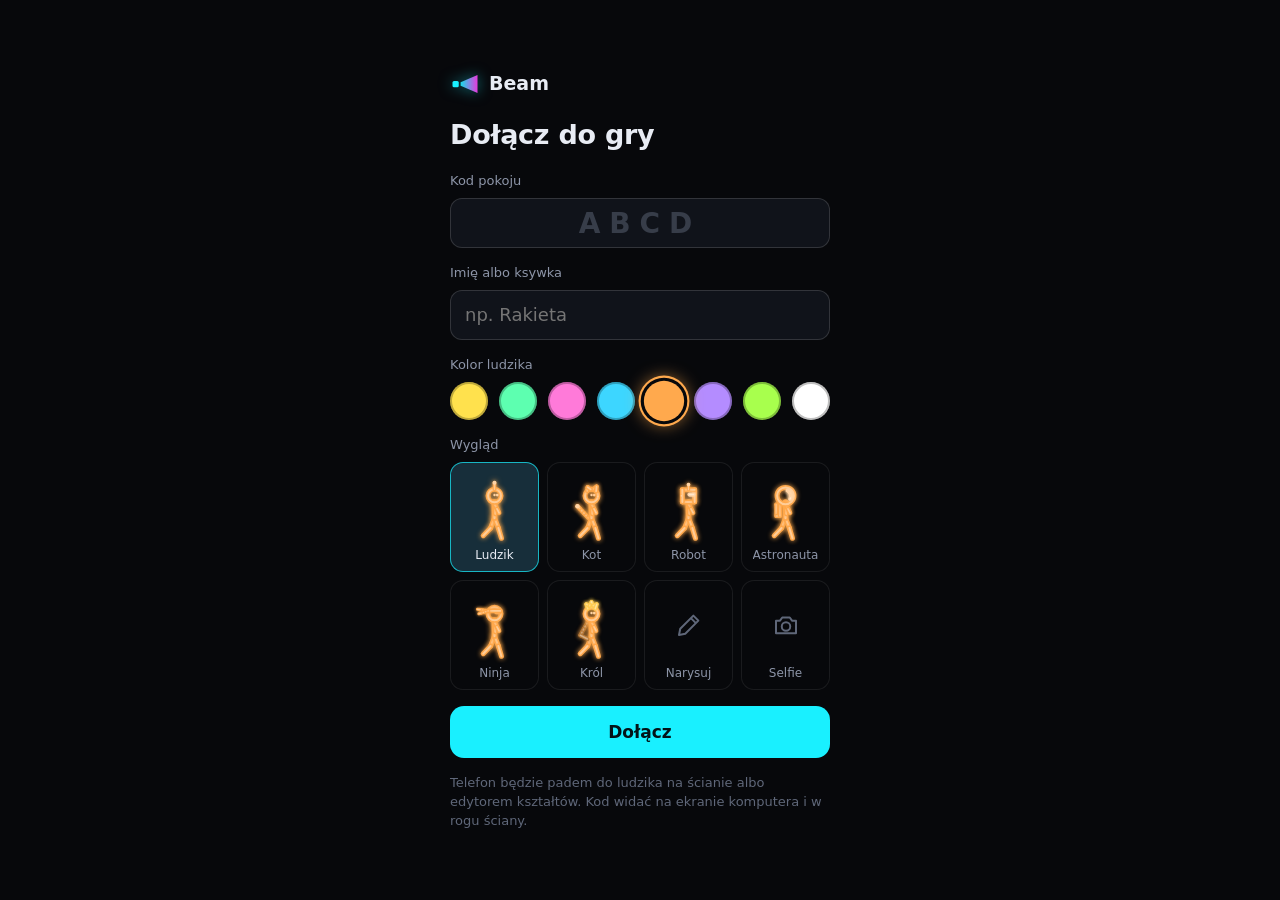
<file: pad.html>
<!doctype html>
<html lang="pl">
<head>
<meta charset="utf-8">
<meta name="viewport" content="width=device-width, initial-scale=1, maximum-scale=1, user-scalable=no, viewport-fit=cover">
<title>Beam pad</title>
<meta name="description" content="Beam: telefon jako pad do ludzika na ścianie albo edytor kształtów.">
<meta name="theme-color" content="#07080b">
<meta name="mobile-web-app-capable" content="yes">
<meta name="apple-mobile-web-app-capable" content="yes">
<meta name="apple-mobile-web-app-status-bar-style" content="black-translucent">
<meta name="apple-mobile-web-app-title" content="Beam">
<link rel="icon" href="data:image/svg+xml,%3Csvg xmlns='http://www.w3.org/2000/svg' viewBox='0 0 24 24'%3E%3Crect width='24' height='24' rx='6' fill='%2307080b'/%3E%3Crect x='3' y='9.5' width='4.5' height='5' rx='1.2' fill='%2319f0ff'/%3E%3Cpath d='M8.5 10.6 21 5.5v13l-12.5-5.1z' fill='%23ff3df2'/%3E%3C/svg%3E">
<link rel="stylesheet" href="css/pad.css">
<script type="module" src="js/pad/main.js"></script>
</head>
<body>
<main id="join" class="screen">
  <form id="joinForm" class="joinbox" autocomplete="off">
    <div class="brand">
      <svg viewBox="0 0 24 24" width="30" height="30" aria-hidden="true"><defs><linearGradient id="beamg" x1="0" x2="1"><stop offset="0" stop-color="#19f0ff"/><stop offset="1" stop-color="#ff3df2"/></linearGradient></defs><rect x="2" y="9.5" width="5" height="5" rx="1.2" fill="#19f0ff"/><path d="M8.5 10.6 22 4.8v14.4l-13.5-5.8z" fill="url(#beamg)" opacity=".9"/></svg>
      <span>Beam</span>
    </div>
    <h1>Dołącz do gry</h1>
    <label class="field"><span>Kod pokoju</span><input id="code" class="codein" inputmode="text" autocapitalize="characters" autocorrect="off" spellcheck="false" maxlength="4" placeholder="ABCD"></label>
    <label class="field"><span>Imię albo ksywka</span><input id="name" maxlength="14" autocorrect="off" spellcheck="false" placeholder="np. Rakieta"></label>
    <div class="field"><span>Kolor ludzika</span><div id="colors" class="colors"></div></div>
    <div class="field"><span>Wygląd</span><div id="looks" class="looks"></div></div>
    <button id="go" class="btn primary big" type="submit">Dołącz</button>
    <p id="joinErr" class="err" role="alert"></p>
    <p class="fine">Telefon będzie padem do ludzika na ścianie albo edytorem kształtów. Kod widać na ekranie komputera i w rogu ściany.</p>
  </form>
</main>

<main id="wait" class="screen">
  <div class="waitbox">
    <div id="waitSpin" class="spin"></div>
    <h2 id="waitTitle">Łączę...</h2>
    <p id="waitText"></p>
    <div id="waitBtns" class="col"></div>
  </div>
</main>

<main id="app" class="screen">
  <header id="bar">
    <button id="me" class="me" type="button"><i class="dot"></i><b id="meName"></b></button>
    <span id="room" class="room"></span>
    <span id="net" class="net"><i></i><em></em></span>
    <nav id="tabs" class="tabs"><button type="button" data-tab="pad">Pad</button><button type="button" data-tab="edit">Ściana</button></nav>
  </header>
  <div id="banner" class="banner"></div>

  <section id="padv" class="view">
    <div id="dz" class="zone dz">
      <div class="pb l" data-b="left"><svg viewBox="0 0 24 24"><path d="M15 5l-8 7 8 7z"/></svg></div>
      <div class="pb r" data-b="right"><svg viewBox="0 0 24 24"><path d="M9 5l8 7-8 7z"/></svg></div>
      <div class="pb d" data-b="down"><svg viewBox="0 0 24 24"><path d="M5 9l7 8 7-8z"/></svg></div>
    </div>
    <div class="mid">
      <p id="st1" class="st1"></p>
      <p id="st2" class="st2"></p>
      <div id="board" class="board"></div>
      <button id="again" class="btn primary again" type="button">Jeszcze raz</button>
      <div id="roster" class="roster"></div>
      <p class="turn">Poziomo jest wygodniej.</p>
      <p class="keyhint">Klawiatura: strzałki albo WASD, spacja to skok, Shift to chwyt albo cios.</p>
    </div>
    <div id="az" class="zone az">
      <div class="pb grab" data-b="grab"><span id="actName">Chwyć</span></div>
      <div class="pb jump" data-b="jump"><span>Skok</span></div>
    </div>
  </section>

  <section id="editv" class="view">
    <canvas id="ec"></canvas>
    <div class="etop">
      <div id="eview" class="seg"><button type="button" data-v="wall">Ściana</button><button type="button" data-v="photo">Zdjęcie</button></div>
      <button id="eshot" class="btn small" type="button">Zdjęcie ściany</button>
    </div>
    <p id="enote" class="enote"></p>
    <div id="epoly" class="epoly">
      <button id="ppop" class="btn small" type="button">Cofnij punkt</button>
      <button id="pclose" class="btn small primary" type="button">Zamknij kształt</button>
    </div>
    <nav class="ebar">
      <button type="button" data-tool="select" title="Wybierz i przesuń"><svg viewBox="0 0 20 20"><path d="M5 3l11 6.5-4.8 1.4L9 16z" stroke-linejoin="round"/></svg><span>Wybierz</span></button>
      <button type="button" data-tool="rect" title="Prostokąt"><svg viewBox="0 0 20 20"><rect x="3.5" y="5" width="13" height="10" rx="1.2"/></svg><span>Prostokąt</span></button>
      <button type="button" data-tool="poly" title="Wielokąt"><svg viewBox="0 0 20 20"><path d="M4 15.5L6.5 4.5l7 3 2.5 8z" stroke-linejoin="round"/></svg><span>Wielokąt</span></button>
      <button id="etype" type="button" title="Typ"><i class="sw"></i><span id="etypeName">Kolizja</span></button>
      <button id="edel" type="button" title="Usuń zaznaczone"><svg viewBox="0 0 20 20"><path d="M4.5 6h11M8 6V4.5h4V6M6 6l.8 10h6.4L14 6"/></svg><span>Usuń</span></button>
      <button id="eundo" class="ic" type="button" title="Cofnij" aria-label="Cofnij"><svg viewBox="0 0 20 20"><path d="M7 4.5L3.5 8 7 11.5"/><path d="M4 8h7.5a4.5 4.5 0 0 1 0 9H9"/></svg></button>
      <button id="eredo" class="ic" type="button" title="Ponów" aria-label="Ponów"><svg viewBox="0 0 20 20"><path d="M13 4.5L16.5 8 13 11.5"/><path d="M16 8H8.5a4.5 4.5 0 0 0 0 9H11"/></svg></button>
    </nav>
  </section>
</main>

<section id="markv" class="overlay">
  <canvas id="mc"></canvas>
  <p id="mtext" class="mtext"></p>
  <div class="mbar">
    <button id="mcancel" class="btn" type="button">Anuluj</button>
    <button id="mok" class="btn primary" type="button">Gotowe</button>
  </div>
</section>

<section id="drawv" class="overlay top">
  <canvas class="dc"></canvas>
  <p class="mtext">Narysuj palcem głowę i tułów w ramce. Nogi i chodzenie dorobi gra.</p>
  <div class="mbar">
    <button class="btn" type="button" data-a="clear">Wyczyść</button>
    <button class="btn" type="button" data-a="undo">Cofnij</button>
    <button class="btn" type="button" data-a="cancel">Anuluj</button>
    <button class="btn primary" type="button" data-a="ok">Gotowe</button>
  </div>
</section>

<section id="facev" class="overlay top">
  <canvas class="dc"></canvas>
  <p class="mtext">Ustaw twarz w kółku. Jednym palcem przesuwasz, dwoma przybliżasz.</p>
  <div class="mbar">
    <button class="btn" type="button" data-a="again">Inne zdjęcie</button>
    <button class="btn" type="button" data-a="cancel">Anuluj</button>
    <button class="btn primary" type="button" data-a="ok">Gotowe</button>
  </div>
</section>

<div id="sheet" class="sheetwrap"></div>
<div id="toast" class="toast" role="status"></div>
<input id="shotFile" type="file" accept="image/*" capture="environment" hidden>
<input id="faceFile" type="file" accept="image/*" capture="user" hidden>
<noscript><p class="nojs">Beam potrzebuje JavaScriptu.</p></noscript>
</body>
</html>
</file>
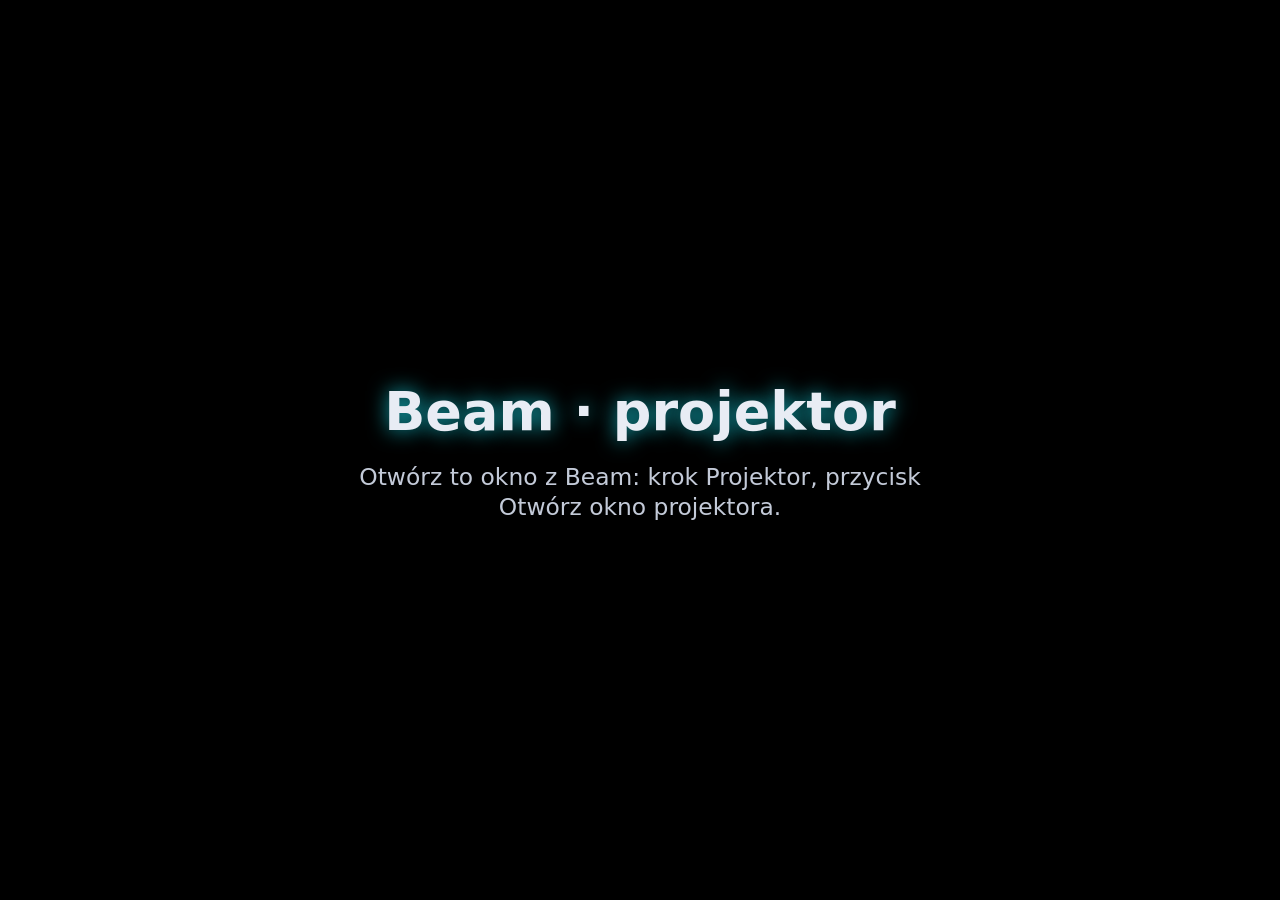
<file: projector.html>
<!doctype html>
<html lang="pl">
<head>
<meta charset="utf-8">
<meta name="viewport" content="width=device-width, initial-scale=1">
<title>Beam · projektor</title>
<meta name="theme-color" content="#000000">
<link rel="icon" href="data:image/svg+xml,%3Csvg xmlns='http://www.w3.org/2000/svg' viewBox='0 0 24 24'%3E%3Crect width='24' height='24' rx='6' fill='%2307080b'/%3E%3Crect x='3' y='9.5' width='4.5' height='5' rx='1.2' fill='%2319f0ff'/%3E%3Cpath d='M8.5 10.6 21 5.5v13l-12.5-5.1z' fill='%23ff3df2'/%3E%3C/svg%3E">
<style>
html, body { height: 100%; margin: 0; background: #000; overflow: hidden; }
body { color: #e8ecf4; font: 600 16px/1.3 -apple-system, BlinkMacSystemFont, "SF Pro Text", "Inter", system-ui, sans-serif; -webkit-font-smoothing: antialiased; user-select: none; -webkit-user-select: none; }
#wrap { position: fixed; inset: 0; }
#gl, #ov { position: absolute; left: 0; top: 0; display: block; width: 100%; height: 100%; }
#gl { object-fit: contain; }
#ov { touch-action: none; }
#hud { position: absolute; top: 3.4vh; left: 50%; display: flex; flex-wrap: wrap; justify-content: center; align-items: center; gap: 1vh 3.4vh; width: max-content; max-width: 92vw; font-size: 3.4vh; font-variant-numeric: tabular-nums; white-space: nowrap; text-shadow: 0 0 1.4vh rgba(25, 240, 255, 0.55); pointer-events: none; opacity: 0; transform: translateX(-50%); transition: opacity 0.25s; }
#hud.on { opacity: 1; }
#hud.many { gap: 0.8vh 2.6vh; font-size: 2.7vh; }
#hud .coin { color: #ffd23d; text-shadow: 0 0 1.4vh rgba(255, 210, 61, 0.6); }
#hud .pl { color: var(--c); text-shadow: 0 0 1.4vh var(--c); }
#hud .dim { color: #8d95a8; text-shadow: none; font-size: 2.6vh; }
#hud .pw { font-size: 2.4vh; }
#hud .pw.big { color: #ff8cf6; }
#hud .pw.feather { color: #c8f7ff; }
#hud .pw.star { color: #ffd23d; }
#msg { position: absolute; left: 50%; top: 50%; display: flex; flex-direction: column; align-items: center; gap: 1.6vh; max-width: 72vw; text-align: center; pointer-events: none; opacity: 0; transform: translate(-50%, -50%); transition: opacity 0.3s; }
#msg.on { opacity: 1; }
#msg b { font-size: 6vh; text-shadow: 0 0 2.2vh rgba(25, 240, 255, 0.7); }
#msg span { color: #c3cad8; font-size: 2.6vh; font-weight: 500; }
#msg.count b { font-size: 30vh; line-height: 1; font-variant-numeric: tabular-nums; text-shadow: 0 0 4vh rgba(25, 240, 255, 0.8); animation: pop 0.5s cubic-bezier(0.2, 0.9, 0.3, 1.3); }
#msg span:empty { display: none; }
@keyframes pop { from { transform: scale(1.5); opacity: 0; } }
</style>
</head>
<body>
<div id="wrap">
  <canvas id="gl"></canvas>
  <canvas id="ov"></canvas>
  <div id="hud"></div>
  <div id="msg" class="on"><b>Beam · projektor</b><span>Łączę z edytorem...</span></div>
</div>
<script>
(function () {
  var app = null, failed = null;
  function say(title, sub) {
    var m = document.getElementById('msg'), b = document.createElement('b'), s = document.createElement('span');
    b.textContent = title;
    s.textContent = sub;
    m.replaceChildren(b, s);
    m.classList.add('on');
  }
  function tick() {
    var a = null;
    try { a = window.opener && !window.opener.closed ? window.opener.beam : null; } catch (e) { a = null; }
    if (a && a.ready && a.projector && a !== failed && (a !== app || !a.projector.attached || a.projector.win !== window)) {
      app = a;
      try {
        a.projector.attach(window);
      } catch (e) {
        failed = a;
        say('Beam · projektor', 'Nie udało się połączyć: ' + (e && e.message ? e.message : e));
        console.error(e);
      }
    } else if (!a && app) {
      app = null;
      say('Beam · projektor', 'Edytor jest zamknięty. Otwórz Beam i kliknij Otwórz okno projektora.');
    } else if (!a && !window.opener) {
      say('Beam · projektor', 'Otwórz to okno z Beam: krok Projektor, przycisk Otwórz okno projektora.');
    }
  }
  setInterval(tick, 600);
  tick();
})();
</script>
</body>
</html>
</file>
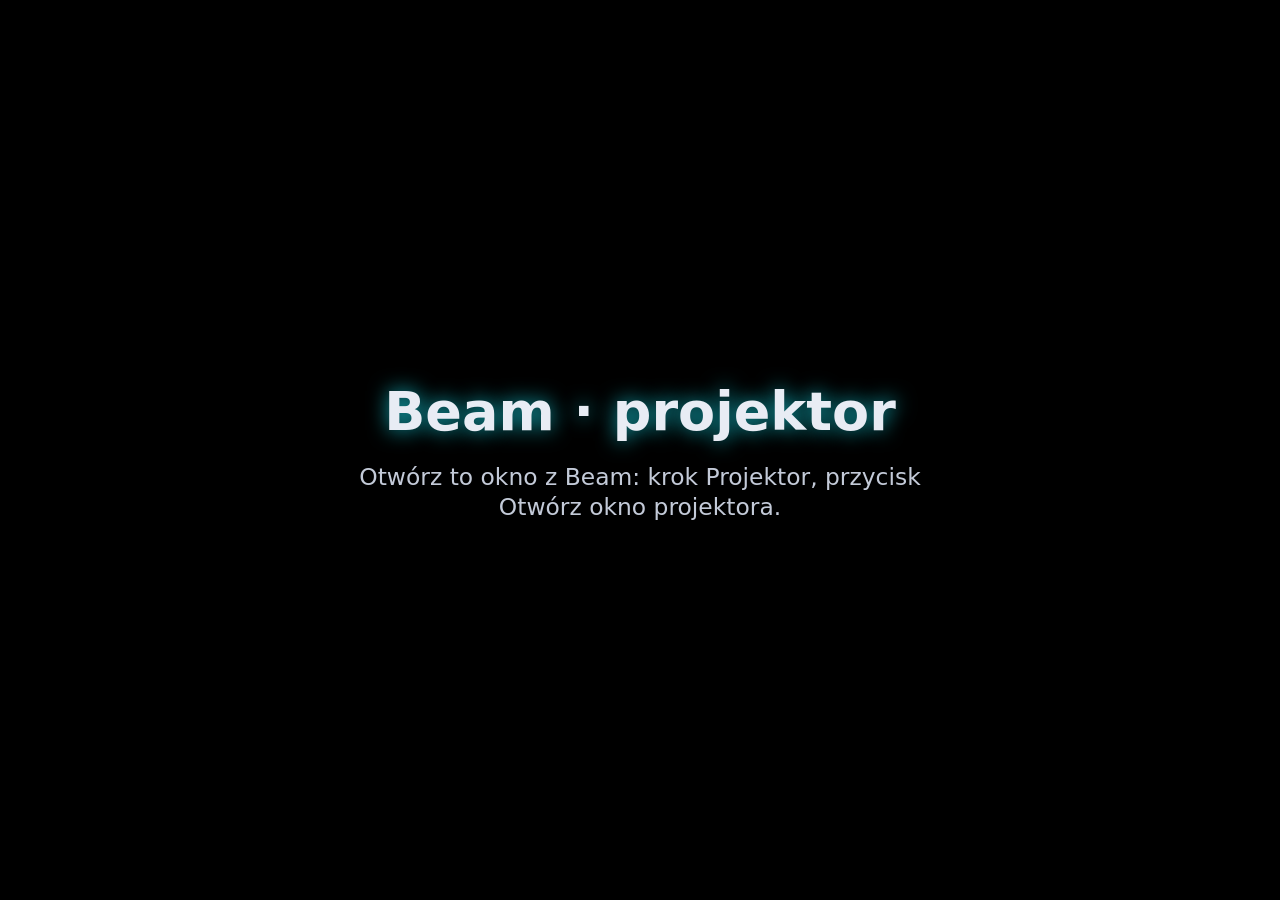
<file: v1.1/projector.html>
<!doctype html>
<html lang="pl">
<head>
<meta charset="utf-8">
<meta name="viewport" content="width=device-width, initial-scale=1">
<title>Beam · projektor</title>
<meta name="theme-color" content="#000000">
<link rel="icon" href="data:image/svg+xml,%3Csvg xmlns='http://www.w3.org/2000/svg' viewBox='0 0 24 24'%3E%3Crect width='24' height='24' rx='6' fill='%2307080b'/%3E%3Crect x='3' y='9.5' width='4.5' height='5' rx='1.2' fill='%2319f0ff'/%3E%3Cpath d='M8.5 10.6 21 5.5v13l-12.5-5.1z' fill='%23ff3df2'/%3E%3C/svg%3E">
<style>
html, body { height: 100%; margin: 0; background: #000; overflow: hidden; }
body { color: #e8ecf4; font: 600 16px/1.3 -apple-system, BlinkMacSystemFont, "SF Pro Text", "Inter", system-ui, sans-serif; -webkit-font-smoothing: antialiased; user-select: none; -webkit-user-select: none; }
#wrap { position: fixed; inset: 0; }
#gl, #ov { position: absolute; left: 0; top: 0; display: block; width: 100%; height: 100%; }
#gl { object-fit: contain; }
#ov { touch-action: none; }
#hud { position: absolute; top: 3.4vh; left: 50%; display: flex; align-items: center; gap: 3.4vh; font-size: 3.4vh; font-variant-numeric: tabular-nums; white-space: nowrap; text-shadow: 0 0 1.4vh rgba(25, 240, 255, 0.55); pointer-events: none; opacity: 0; transform: translateX(-50%); transition: opacity 0.25s; }
#hud.on { opacity: 1; }
#hud .coin { color: #ffd23d; text-shadow: 0 0 1.4vh rgba(255, 210, 61, 0.6); }
#hud .pw { font-size: 2.4vh; }
#hud .pw.big { color: #ff8cf6; }
#hud .pw.feather { color: #c8f7ff; }
#hud .pw.star { color: #ffd23d; }
#msg { position: absolute; left: 50%; top: 50%; display: flex; flex-direction: column; align-items: center; gap: 1.6vh; max-width: 72vw; text-align: center; pointer-events: none; opacity: 0; transform: translate(-50%, -50%); transition: opacity 0.3s; }
#msg.on { opacity: 1; }
#msg b { font-size: 6vh; text-shadow: 0 0 2.2vh rgba(25, 240, 255, 0.7); }
#msg span { color: #c3cad8; font-size: 2.6vh; font-weight: 500; }
</style>
</head>
<body>
<div id="wrap">
  <canvas id="gl"></canvas>
  <canvas id="ov"></canvas>
  <div id="hud"></div>
  <div id="msg" class="on"><b>Beam · projektor</b><span>Łączę z edytorem...</span></div>
</div>
<script>
(function () {
  var app = null, failed = null;
  function say(title, sub) {
    var m = document.getElementById('msg'), b = document.createElement('b'), s = document.createElement('span');
    b.textContent = title;
    s.textContent = sub;
    m.replaceChildren(b, s);
    m.classList.add('on');
  }
  function tick() {
    var a = null;
    try { a = window.opener && !window.opener.closed ? window.opener.beam : null; } catch (e) { a = null; }
    if (a && a.ready && a.projector && a !== failed && (a !== app || !a.projector.attached || a.projector.win !== window)) {
      app = a;
      try {
        a.projector.attach(window);
      } catch (e) {
        failed = a;
        say('Beam · projektor', 'Nie udało się połączyć: ' + (e && e.message ? e.message : e));
        console.error(e);
      }
    } else if (!a && app) {
      app = null;
      say('Beam · projektor', 'Edytor jest zamknięty. Otwórz Beam i kliknij Otwórz okno projektora.');
    } else if (!a && !window.opener) {
      say('Beam · projektor', 'Otwórz to okno z Beam: krok Projektor, przycisk Otwórz okno projektora.');
    }
  }
  setInterval(tick, 600);
  tick();
})();
</script>
</body>
</html>
</file>
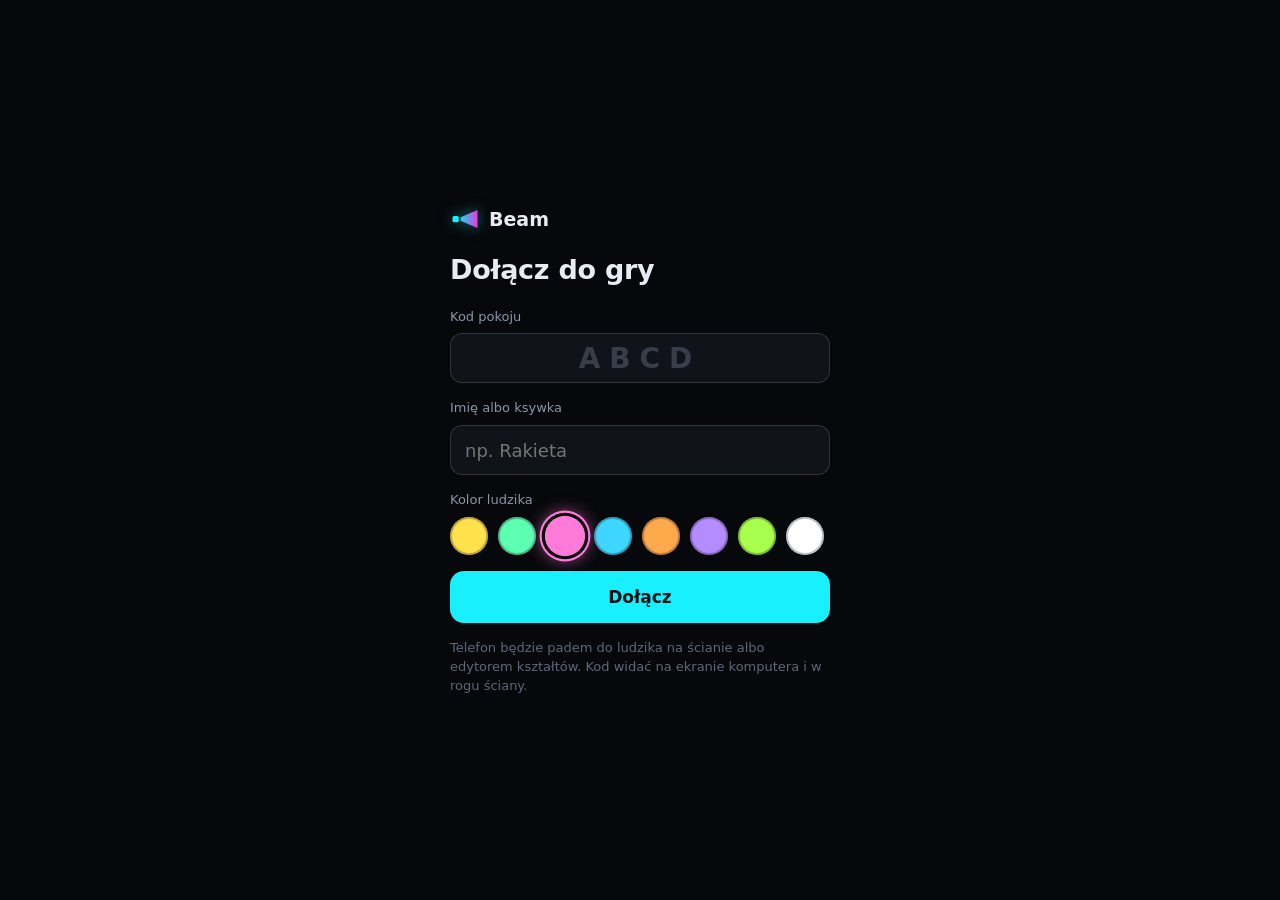
<file: v1.2/pad.html>
<!doctype html>
<html lang="pl">
<head>
<meta charset="utf-8">
<meta name="viewport" content="width=device-width, initial-scale=1, maximum-scale=1, user-scalable=no, viewport-fit=cover">
<title>Beam pad</title>
<meta name="description" content="Beam: telefon jako pad do ludzika na ścianie albo edytor kształtów.">
<meta name="theme-color" content="#07080b">
<meta name="mobile-web-app-capable" content="yes">
<meta name="apple-mobile-web-app-capable" content="yes">
<meta name="apple-mobile-web-app-status-bar-style" content="black-translucent">
<meta name="apple-mobile-web-app-title" content="Beam">
<link rel="icon" href="data:image/svg+xml,%3Csvg xmlns='http://www.w3.org/2000/svg' viewBox='0 0 24 24'%3E%3Crect width='24' height='24' rx='6' fill='%2307080b'/%3E%3Crect x='3' y='9.5' width='4.5' height='5' rx='1.2' fill='%2319f0ff'/%3E%3Cpath d='M8.5 10.6 21 5.5v13l-12.5-5.1z' fill='%23ff3df2'/%3E%3C/svg%3E">
<link rel="stylesheet" href="css/pad.css">
<script type="module" src="js/pad/main.js"></script>
</head>
<body>
<main id="join" class="screen">
  <form id="joinForm" class="joinbox" autocomplete="off">
    <div class="brand">
      <svg viewBox="0 0 24 24" width="30" height="30" aria-hidden="true"><defs><linearGradient id="beamg" x1="0" x2="1"><stop offset="0" stop-color="#19f0ff"/><stop offset="1" stop-color="#ff3df2"/></linearGradient></defs><rect x="2" y="9.5" width="5" height="5" rx="1.2" fill="#19f0ff"/><path d="M8.5 10.6 22 4.8v14.4l-13.5-5.8z" fill="url(#beamg)" opacity=".9"/></svg>
      <span>Beam</span>
    </div>
    <h1>Dołącz do gry</h1>
    <label class="field"><span>Kod pokoju</span><input id="code" class="codein" inputmode="text" autocapitalize="characters" autocorrect="off" spellcheck="false" maxlength="4" placeholder="ABCD"></label>
    <label class="field"><span>Imię albo ksywka</span><input id="name" maxlength="14" autocorrect="off" spellcheck="false" placeholder="np. Rakieta"></label>
    <div class="field"><span>Kolor ludzika</span><div id="colors" class="colors"></div></div>
    <button id="go" class="btn primary big" type="submit">Dołącz</button>
    <p id="joinErr" class="err" role="alert"></p>
    <p class="fine">Telefon będzie padem do ludzika na ścianie albo edytorem kształtów. Kod widać na ekranie komputera i w rogu ściany.</p>
  </form>
</main>

<main id="wait" class="screen">
  <div class="waitbox">
    <div id="waitSpin" class="spin"></div>
    <h2 id="waitTitle">Łączę...</h2>
    <p id="waitText"></p>
    <div id="waitBtns" class="col"></div>
  </div>
</main>

<main id="app" class="screen">
  <header id="bar">
    <button id="me" class="me" type="button"><i class="dot"></i><b id="meName"></b></button>
    <span id="room" class="room"></span>
    <span id="net" class="net"><i></i><em></em></span>
    <nav id="tabs" class="tabs"><button type="button" data-tab="pad">Pad</button><button type="button" data-tab="edit">Ściana</button></nav>
  </header>
  <div id="banner" class="banner"></div>

  <section id="padv" class="view">
    <div id="dz" class="zone dz">
      <div class="pb l" data-b="left"><svg viewBox="0 0 24 24"><path d="M15 5l-8 7 8 7z"/></svg></div>
      <div class="pb r" data-b="right"><svg viewBox="0 0 24 24"><path d="M9 5l8 7-8 7z"/></svg></div>
      <div class="pb d" data-b="down"><svg viewBox="0 0 24 24"><path d="M5 9l7 8 7-8z"/></svg></div>
    </div>
    <div class="mid">
      <p id="st1" class="st1"></p>
      <p id="st2" class="st2"></p>
      <div id="roster" class="roster"></div>
      <p class="turn">Poziomo jest wygodniej.</p>
      <p class="keyhint">Klawiatura: strzałki albo WASD, spacja to skok, Shift chwyta.</p>
    </div>
    <div id="az" class="zone az">
      <div class="pb grab" data-b="grab"><span>Chwyć</span></div>
      <div class="pb jump" data-b="jump"><span>Skok</span></div>
    </div>
  </section>

  <section id="editv" class="view">
    <canvas id="ec"></canvas>
    <div class="etop">
      <div id="eview" class="seg"><button type="button" data-v="wall">Ściana</button><button type="button" data-v="photo">Zdjęcie</button></div>
      <button id="eshot" class="btn small" type="button">Zdjęcie ściany</button>
    </div>
    <p id="enote" class="enote"></p>
    <div id="epoly" class="epoly">
      <button id="ppop" class="btn small" type="button">Cofnij punkt</button>
      <button id="pclose" class="btn small primary" type="button">Zamknij kształt</button>
    </div>
    <nav class="ebar">
      <button type="button" data-tool="select" title="Wybierz i przesuń"><svg viewBox="0 0 20 20"><path d="M5 3l11 6.5-4.8 1.4L9 16z" stroke-linejoin="round"/></svg><span>Wybierz</span></button>
      <button type="button" data-tool="rect" title="Prostokąt"><svg viewBox="0 0 20 20"><rect x="3.5" y="5" width="13" height="10" rx="1.2"/></svg><span>Prostokąt</span></button>
      <button type="button" data-tool="poly" title="Wielokąt"><svg viewBox="0 0 20 20"><path d="M4 15.5L6.5 4.5l7 3 2.5 8z" stroke-linejoin="round"/></svg><span>Wielokąt</span></button>
      <button id="etype" type="button" title="Typ"><i class="sw"></i><span id="etypeName">Kolizja</span></button>
      <button id="edel" type="button" title="Usuń zaznaczone"><svg viewBox="0 0 20 20"><path d="M4.5 6h11M8 6V4.5h4V6M6 6l.8 10h6.4L14 6"/></svg><span>Usuń</span></button>
      <button id="eundo" class="ic" type="button" title="Cofnij" aria-label="Cofnij"><svg viewBox="0 0 20 20"><path d="M7 4.5L3.5 8 7 11.5"/><path d="M4 8h7.5a4.5 4.5 0 0 1 0 9H9"/></svg></button>
      <button id="eredo" class="ic" type="button" title="Ponów" aria-label="Ponów"><svg viewBox="0 0 20 20"><path d="M13 4.5L16.5 8 13 11.5"/><path d="M16 8H8.5a4.5 4.5 0 0 0 0 9H11"/></svg></button>
    </nav>
  </section>
</main>

<section id="markv" class="overlay">
  <canvas id="mc"></canvas>
  <p id="mtext" class="mtext"></p>
  <div class="mbar">
    <button id="mcancel" class="btn" type="button">Anuluj</button>
    <button id="mok" class="btn primary" type="button">Gotowe</button>
  </div>
</section>

<div id="sheet" class="sheetwrap"></div>
<div id="toast" class="toast" role="status"></div>
<input id="shotFile" type="file" accept="image/*" capture="environment" hidden>
<noscript><p class="nojs">Beam potrzebuje JavaScriptu.</p></noscript>
</body>
</html>
</file>
<file: css/pad.css>
/* Beam: phone page. Big thumb zones lit in the player's own color, a touch wall editor and the photo marker matcher. */

:root {
  --bg: #07080b;
  --chrome: #0b0d12;
  --card: #10131a;
  --card2: #171b26;
  --line: rgba(255, 255, 255, 0.08);
  --line2: rgba(255, 255, 255, 0.14);
  --text: #e8ecf4;
  --soft: #c3cad8;
  --dim: #8d95a8;
  --faint: #5f6779;
  --acc: #19f0ff;
  --acc-ink: #031317;
  --warn: #ffd23d;
  --err: #ff4d5e;
  --pc: #19f0ff;
  --font: -apple-system, BlinkMacSystemFont, "SF Pro Text", "Inter", "Segoe UI", system-ui, sans-serif;
  --st: env(safe-area-inset-top, 0px);
  --sb: env(safe-area-inset-bottom, 0px);
  --sl: env(safe-area-inset-left, 0px);
  --sr: env(safe-area-inset-right, 0px);
}

* { box-sizing: border-box; }
html, body { height: 100%; margin: 0; overscroll-behavior: none; }
body {
  position: fixed;
  inset: 0;
  overflow: hidden;
  background: var(--bg);
  color: var(--text);
  font: 15px/1.45 var(--font);
  -webkit-font-smoothing: antialiased;
  -webkit-text-size-adjust: 100%;
  user-select: none;
  -webkit-user-select: none;
  -webkit-touch-callout: none;
  -webkit-tap-highlight-color: transparent;
  touch-action: manipulation;
}
button, input { font: inherit; color: inherit; }
button { cursor: pointer; }
button:disabled { opacity: 0.32; pointer-events: none; }
input { user-select: text; -webkit-user-select: text; }
button:focus-visible, input:focus-visible { outline: 2px solid rgba(25, 240, 255, 0.55); outline-offset: 2px; }
svg { display: block; }

.screen { display: none; position: absolute; inset: 0; }
.screen.on { display: flex; }

.btn {
  height: 42px;
  padding: 0 18px;
  border: 1px solid var(--line2);
  border-radius: 12px;
  background: var(--card2);
  font-weight: 600;
  white-space: nowrap;
  transition: background 0.15s, transform 0.08s;
}
.btn:active { transform: scale(0.98); }
.btn.primary { border-color: transparent; background: var(--acc); color: var(--acc-ink); font-weight: 680; }
.btn.small { height: 34px; padding: 0 13px; border-radius: 10px; font-size: 13.5px; }
.btn.big { height: 52px; font-size: 17px; border-radius: 14px; }
.col { display: flex; flex-direction: column; gap: 8px; width: 100%; }

#join { justify-content: center; overflow-y: auto; touch-action: pan-y; padding: calc(24px + var(--st)) calc(20px + var(--sr)) calc(24px + var(--sb)) calc(20px + var(--sl)); }
.joinbox { display: flex; flex-direction: column; gap: 16px; width: 100%; max-width: 380px; margin: auto 0; }
.brand { display: flex; align-items: center; gap: 9px; font-size: 19px; font-weight: 750; }
.brand svg { filter: drop-shadow(0 0 7px rgba(25, 240, 255, 0.5)); }
h1 { margin: 0 0 2px; font-size: 27px; font-weight: 760; letter-spacing: -0.01em; }
.field { display: flex; flex-direction: column; gap: 7px; color: var(--dim); font-size: 13px; }
.field input {
  width: 100%;
  height: 50px;
  padding: 0 14px;
  border: 1px solid var(--line2);
  border-radius: 12px;
  background: var(--card);
  color: var(--text);
  font-size: 18px;
  outline: none;
  transition: border-color 0.15s;
}
.field input:focus { border-color: rgba(25, 240, 255, 0.55); }
.codein { text-align: center; font-size: 28px !important; font-weight: 750; letter-spacing: 0.32em; text-transform: uppercase; font-variant-numeric: tabular-nums; }
.codein::placeholder { color: var(--faint); opacity: 0.5; }
.colors { display: grid; grid-template-columns: repeat(8, minmax(0, 38px)); justify-content: space-between; gap: 8px; }
.sw8 {
  width: 100%;
  height: auto;
  aspect-ratio: 1;
  padding: 0;
  border: 0;
  border-radius: 50%;
  background: var(--c);
  box-shadow: inset 0 0 0 2px rgba(0, 0, 0, 0.25);
  transition: transform 0.12s, box-shadow 0.15s, opacity 0.15s;
}
.sw8.on { box-shadow: 0 0 0 3px var(--bg), 0 0 0 5px var(--c), 0 0 18px var(--c); transform: scale(1.06); }
.sw8.taken { opacity: 0.25; }
.err { min-height: 0; margin: 0; color: var(--err); font-size: 14px; }
.err:empty { display: none; }
.fine { margin: 0; color: var(--faint); font-size: 13px; }

#wait { align-items: center; justify-content: center; padding: 24px; }
.waitbox { display: flex; flex-direction: column; align-items: center; gap: 12px; width: 100%; max-width: 360px; text-align: center; }
.waitbox h2 { margin: 6px 0 0; font-size: 21px; }
.waitbox p { margin: 0; color: var(--soft); }
.waitbox .col { margin-top: 10px; }
.spin {
  width: 44px;
  height: 44px;
  border: 2px solid rgba(255, 255, 255, 0.08);
  border-top-color: var(--acc);
  border-radius: 50%;
  animation: spin 0.9s linear infinite;
}
.spin.off { display: none; }
@keyframes spin { to { transform: rotate(360deg); } }

#app { flex-direction: column; }
#bar {
  display: flex;
  align-items: center;
  gap: 10px;
  flex: none;
  height: calc(46px + var(--st));
  padding: var(--st) calc(10px + var(--sr)) 0 calc(10px + var(--sl));
  background: var(--chrome);
  border-bottom: 1px solid var(--line);
}
.me { display: flex; align-items: center; gap: 8px; min-width: 0; height: 34px; padding: 0 12px 0 10px; border: 1px solid var(--line2); border-radius: 999px; background: var(--card); }
.me .dot { flex: none; width: 12px; height: 12px; border-radius: 50%; background: var(--pc); box-shadow: 0 0 10px var(--pc); }
.me b { overflow: hidden; max-width: 34vw; font-weight: 650; white-space: nowrap; text-overflow: ellipsis; }
.room { color: var(--dim); font-size: 13px; font-weight: 700; letter-spacing: 0.14em; }
.net { display: flex; align-items: center; gap: 6px; margin-right: auto; color: var(--faint); font-size: 12px; font-variant-numeric: tabular-nums; }
.net i { width: 7px; height: 7px; border-radius: 50%; background: var(--faint); }
.net.rtc i { background: var(--acc); box-shadow: 0 0 7px var(--acc); }
.net.relay i { background: var(--warn); box-shadow: 0 0 7px var(--warn); }
.net.local i { background: #fff; }
.net em { font-style: normal; }
.tabs { display: flex; flex: none; gap: 2px; padding: 2px; border: 1px solid var(--line); border-radius: 11px; background: rgba(255, 255, 255, 0.04); }
.tabs button { height: 32px; padding: 0 14px; border: 0; border-radius: 9px; background: transparent; color: var(--dim); font-weight: 600; }
.tabs button.on { background: var(--card2); color: var(--text); box-shadow: inset 0 1px 0 rgba(255, 255, 255, 0.06), 0 1px 3px rgba(0, 0, 0, 0.45); }
.banner { display: none; flex: none; padding: 6px 12px; background: rgba(255, 210, 61, 0.12); color: var(--warn); font-size: 13px; text-align: center; }
.banner.on { display: block; }

.view { display: none; position: relative; flex: 1; min-height: 0; }
.view.on { display: grid; }

#padv {
  grid-template: "dz mid az" 1fr / 1fr minmax(110px, 0.55fr) 1fr;
  padding: 12px calc(12px + var(--sr)) calc(12px + var(--sb)) calc(12px + var(--sl));
  gap: 10px;
  touch-action: none;
}
.zone { position: relative; min-width: 0; min-height: 0; container-type: size; touch-action: none; }
.dz { grid-area: dz; display: grid; grid-template: "l r" 1fr "d d" 0.46fr / 1fr 1fr; gap: 10px; }
.az { grid-area: az; }
.pb {
  display: grid;
  place-items: center;
  border: 1px solid rgba(255, 255, 255, 0.11);
  border-radius: 24px;
  background: linear-gradient(180deg, #151925, #0d1018);
  box-shadow: inset 0 1px 0 rgba(255, 255, 255, 0.05), 0 6px 18px rgba(0, 0, 0, 0.35);
  color: var(--soft);
  transition: background 0.07s, border-color 0.07s, box-shadow 0.07s, transform 0.07s;
  pointer-events: none;
}
.pb svg { width: 34%; max-width: 64px; fill: currentColor; }
.pb span { font-size: clamp(14px, 4.2cqh, 22px); font-weight: 750; letter-spacing: 0.04em; text-transform: uppercase; }
.pb.l { grid-area: l; }
.pb.r { grid-area: r; }
.pb.d { grid-area: d; border-radius: 18px; }
.pb.d svg { width: 16%; max-width: 40px; }
.pb.on {
  border-color: var(--pc);
  background: linear-gradient(180deg, color-mix(in srgb, var(--pc) 30%, #151925), color-mix(in srgb, var(--pc) 16%, #0d1018));
  box-shadow: 0 0 28px color-mix(in srgb, var(--pc) 45%, transparent), inset 0 0 22px color-mix(in srgb, var(--pc) 30%, transparent);
  color: #fff;
  transform: scale(0.97);
}
.jump, .grab { position: absolute; border-radius: 50%; }
.jump { --J: min(66cqh, 60cqw); width: var(--J); height: var(--J); right: 6cqw; bottom: 8cqh; border-width: 1.5px; }
.grab { --G: min(38cqh, 36cqw); width: var(--G); height: var(--G); left: 4cqw; top: 6cqh; }
.jump span { font-size: clamp(16px, 7cqh, 28px); }
body:not(.act) .grab { display: none; }
body:not(.act) .jump { right: auto; bottom: auto; left: 50%; top: 50%; translate: -50% -50%; }

.mid { grid-area: mid; display: flex; flex-direction: column; align-items: center; justify-content: center; gap: 6px; min-width: 0; min-height: 0; overflow: hidden; text-align: center; pointer-events: none; }
.st1 { margin: 0; font-size: 19px; font-weight: 750; font-variant-numeric: tabular-nums; }
.st1.big { font-size: 64px; line-height: 1; color: var(--pc); text-shadow: 0 0 24px var(--pc); animation: pop 0.45s cubic-bezier(0.2, 0.9, 0.3, 1.3); }
.st2 { margin: 0; color: var(--dim); font-size: 13px; }
.st2:empty { display: none; }
.board { display: flex; flex-direction: column; gap: 3px; width: 100%; max-width: 260px; }
.board:empty { display: none; }
.brow { display: grid; grid-template-columns: 22px 8px 1fr auto; align-items: center; gap: 7px; padding: 3px 9px; border: 1px solid var(--line); border-radius: 9px; color: var(--soft); font-size: 13px; text-align: left; font-variant-numeric: tabular-nums; }
.brow b { color: var(--text); }
.brow i { width: 8px; height: 8px; border-radius: 50%; background: var(--c); box-shadow: 0 0 6px var(--c); }
.brow span { overflow: hidden; white-space: nowrap; text-overflow: ellipsis; }
.brow em { color: var(--text); font-style: normal; font-weight: 650; }
.brow.me { border-color: color-mix(in srgb, var(--pc) 55%, transparent); background: color-mix(in srgb, var(--pc) 10%, transparent); }
.again { display: none; margin-top: 4px; pointer-events: auto; }
.again.on { display: block; }
@keyframes pop { from { transform: scale(1.6); opacity: 0; } }
.roster { display: flex; flex-wrap: wrap; justify-content: center; gap: 6px; margin-top: 6px; }
.chip { display: flex; align-items: center; gap: 6px; max-width: 100%; padding: 3px 9px 3px 7px; border: 1px solid var(--line); border-radius: 999px; color: var(--soft); font-size: 12px; white-space: nowrap; }
.chip i { flex: none; width: 8px; height: 8px; border-radius: 50%; background: var(--c); box-shadow: 0 0 6px var(--c); }
.chip.me { border-color: color-mix(in srgb, var(--pc) 50%, transparent); }
.turn, .keyhint { display: none; margin: 4px 0 0; color: var(--faint); font-size: 12px; }
@media (hover: hover) and (pointer: fine) { .keyhint { display: block; } }

@media (orientation: portrait) {
  #padv { grid-template: "mid mid" minmax(0, 0.7fr) "dz az" 1fr / 1fr 1fr; }
  .dz { grid-template: "l r" 1fr "d d" 0.5fr / 1fr 1fr; gap: 8px; }
  .jump { --J: min(70cqh, 82cqw); right: 2cqw; bottom: 4cqh; }
  .grab { --G: min(40cqh, 50cqw); left: 0; top: 0; }
  .turn { display: block; }
}

#editv { touch-action: none; overflow: hidden; }
#ec { position: absolute; inset: 0; width: 100%; height: 100%; touch-action: none; }
.etop { position: absolute; top: 10px; left: calc(10px + var(--sl)); right: calc(10px + var(--sr)); display: flex; align-items: center; justify-content: space-between; gap: 8px; pointer-events: none; }
.etop > * { pointer-events: auto; }
.seg { display: inline-flex; gap: 2px; padding: 2px; border: 1px solid var(--line2); border-radius: 11px; background: rgba(11, 13, 18, 0.9); }
.seg button { height: 32px; padding: 0 13px; border: 0; border-radius: 9px; background: transparent; color: var(--dim); font-size: 13.5px; font-weight: 600; }
.seg button.on { background: var(--card2); color: var(--text); }
.etop .btn { background: rgba(23, 27, 38, 0.92); }
.enote { position: absolute; top: 56px; left: 50%; max-width: calc(100% - 32px); margin: 0; padding: 7px 13px; border: 1px solid var(--line2); border-radius: 12px; background: rgba(11, 13, 18, 0.92); color: var(--soft); font-size: 13px; text-align: center; transform: translateX(-50%); pointer-events: none; }
.enote:empty { display: none; }
.epoly { position: absolute; bottom: calc(86px + var(--sb)); left: 50%; display: none; gap: 8px; transform: translateX(-50%); }
.epoly.on { display: flex; }
.ebar {
  position: absolute;
  left: calc(8px + var(--sl));
  right: calc(8px + var(--sr));
  bottom: calc(8px + var(--sb));
  display: flex;
  gap: 2px;
  padding: 5px;
  border: 1px solid var(--line2);
  border-radius: 18px;
  background: rgba(11, 13, 18, 0.94);
  box-shadow: 0 12px 30px rgba(0, 0, 0, 0.45);
}
.ebar button {
  display: flex;
  flex: 1;
  flex-direction: column;
  align-items: center;
  justify-content: center;
  gap: 3px;
  min-width: 0;
  height: 56px;
  padding: 0 2px;
  border: 0;
  border-radius: 13px;
  background: transparent;
  color: var(--dim);
  font-size: 10.5px;
  font-weight: 600;
}
.ebar button svg { width: 22px; height: 22px; fill: none; stroke: currentColor; stroke-width: 1.6; }
.ebar button span { overflow: hidden; max-width: 100%; white-space: nowrap; text-overflow: ellipsis; }
.ebar button.on { background: rgba(25, 240, 255, 0.1); color: var(--acc); }
.ebar button.ic { flex: 0 0 42px; }
.ebar .sw { width: 24px; height: 13px; margin: 4px 0 1px; border: 1.5px solid var(--c); border-radius: 4px; box-shadow: 0 0 8px color-mix(in srgb, var(--c) 55%, transparent); }
.ebar .sw.mask { border-color: rgba(255, 255, 255, 0.45); background: repeating-linear-gradient(135deg, rgba(255, 255, 255, 0.4) 0 1.5px, transparent 1.5px 5px); box-shadow: none; }

.overlay { position: fixed; inset: 0; z-index: 30; display: none; background: #000; touch-action: none; }
.overlay.on { display: block; }
.overlay.top { z-index: 45; }
#mc, .dc { position: absolute; inset: 0; width: 100%; height: 100%; touch-action: none; }
.overlay .mbar { flex-wrap: wrap; justify-content: center; width: max-content; max-width: calc(100% - 20px); }
.overlay.top .mbar { gap: 6px; }
.overlay.top .mbar .btn { min-width: 0; padding: 0 12px; }

.looks { display: grid; grid-template-columns: repeat(4, 1fr); gap: 8px; }
.lk {
  display: flex;
  flex-direction: column;
  align-items: center;
  gap: 2px;
  min-width: 0;
  padding: 6px 2px 7px;
  border: 1px solid var(--line);
  border-radius: 13px;
  background: var(--bg);
  color: var(--dim);
  font-size: 12px;
  transition: border-color 0.15s, background 0.15s;
}
.lk.on { border-color: color-mix(in srgb, var(--pc) 70%, transparent); background: color-mix(in srgb, var(--pc) 9%, var(--card2)); color: var(--text); }
.lk span { overflow: hidden; max-width: 100%; white-space: nowrap; text-overflow: ellipsis; }
.lkc { display: block; width: 100%; height: 76px; }
.lki { display: grid; place-items: center; width: 100%; height: 76px; color: var(--faint); }
.lki svg { width: 30px; height: 30px; fill: none; stroke: currentColor; stroke-width: 1.6; }
.mtext { position: absolute; top: calc(10px + var(--st)); left: 50%; width: min(520px, calc(100% - 24px)); margin: 0; padding: 9px 14px; border: 1px solid var(--line2); border-radius: 14px; background: rgba(11, 13, 18, 0.92); color: var(--soft); font-size: 14px; text-align: center; transform: translateX(-50%); pointer-events: none; }
.mbar { position: absolute; left: 50%; bottom: calc(14px + var(--sb)); display: flex; gap: 10px; transform: translateX(-50%); }
.mbar .btn { min-width: 120px; }

.sheetwrap { position: fixed; inset: 0; z-index: 40; display: none; align-items: flex-end; justify-content: center; background: rgba(0, 0, 0, 0.6); }
.sheetwrap.on { display: flex; animation: fadein 0.16s ease-out; }
.sh {
  display: flex;
  flex-direction: column;
  gap: 14px;
  width: 100%;
  max-width: 520px;
  max-height: 88%;
  overflow-y: auto;
  padding: 18px calc(18px + var(--sr)) calc(20px + var(--sb)) calc(18px + var(--sl));
  border: 1px solid var(--line2);
  border-bottom: 0;
  border-radius: 20px 20px 0 0;
  background: var(--card);
  box-shadow: 0 -20px 60px rgba(0, 0, 0, 0.5);
  animation: slideup 0.24s cubic-bezier(0.2, 0.8, 0.3, 1);
  touch-action: pan-y;
}
.sh h3 { margin: 0; color: var(--dim); font-size: 12px; font-weight: 650; letter-spacing: 0.05em; text-transform: uppercase; }
.sh p { margin: 0; color: var(--soft); }
.sh .row { display: flex; gap: 8px; }
.sh .row .btn { flex: 1; }
.types { display: grid; grid-template-columns: repeat(3, 1fr); gap: 8px; }
.type {
  display: flex;
  flex-direction: column;
  align-items: center;
  gap: 8px;
  padding: 13px 4px 11px;
  border: 1px solid var(--line);
  border-radius: 13px;
  background: var(--bg);
  color: var(--dim);
  font-size: 13px;
}
.type.on { border-color: rgba(255, 255, 255, 0.45); background: var(--card2); color: var(--text); }
.type .sw { width: 30px; height: 15px; border: 1.5px solid var(--c); border-radius: 4px; box-shadow: 0 0 9px color-mix(in srgb, var(--c) 55%, transparent); }
.type .sw.mask { border-color: rgba(255, 255, 255, 0.45); background: repeating-linear-gradient(135deg, rgba(255, 255, 255, 0.4) 0 1.5px, transparent 1.5px 5px); box-shadow: none; }
.filebtn { position: relative; display: grid; place-items: center; overflow: hidden; }
.filebtn input { position: absolute; inset: 0; opacity: 0; }
@keyframes fadein { from { opacity: 0; } }
@keyframes slideup { from { transform: translateY(30px); opacity: 0; } }
@media (prefers-reduced-motion: reduce) { .sheetwrap.on, .sh { animation: none; } }

.toast {
  position: fixed;
  left: 50%;
  bottom: calc(96px + var(--sb));
  z-index: 50;
  max-width: calc(100% - 32px);
  padding: 10px 16px;
  border: 1px solid var(--line2);
  border-radius: 14px;
  background: rgba(16, 19, 26, 0.96);
  box-shadow: 0 12px 40px rgba(0, 0, 0, 0.5);
  color: var(--soft);
  font-size: 14px;
  text-align: center;
  pointer-events: none;
  opacity: 0;
  transform: translate(-50%, 10px);
  transition: opacity 0.2s, transform 0.25s cubic-bezier(0.2, 0.8, 0.3, 1);
}
.toast.on { opacity: 1; transform: translate(-50%, 0); }

.nojs { position: fixed; inset: 0; display: grid; place-items: center; margin: 0; background: var(--bg); color: var(--dim); }
</file>
<file: v1.2/css/pad.css>
/* Beam: phone page. Big thumb zones lit in the player's own color, a touch wall editor and the photo marker matcher. */

:root {
  --bg: #07080b;
  --chrome: #0b0d12;
  --card: #10131a;
  --card2: #171b26;
  --line: rgba(255, 255, 255, 0.08);
  --line2: rgba(255, 255, 255, 0.14);
  --text: #e8ecf4;
  --soft: #c3cad8;
  --dim: #8d95a8;
  --faint: #5f6779;
  --acc: #19f0ff;
  --acc-ink: #031317;
  --warn: #ffd23d;
  --err: #ff4d5e;
  --pc: #19f0ff;
  --font: -apple-system, BlinkMacSystemFont, "SF Pro Text", "Inter", "Segoe UI", system-ui, sans-serif;
  --st: env(safe-area-inset-top, 0px);
  --sb: env(safe-area-inset-bottom, 0px);
  --sl: env(safe-area-inset-left, 0px);
  --sr: env(safe-area-inset-right, 0px);
}

* { box-sizing: border-box; }
html, body { height: 100%; margin: 0; overscroll-behavior: none; }
body {
  position: fixed;
  inset: 0;
  overflow: hidden;
  background: var(--bg);
  color: var(--text);
  font: 15px/1.45 var(--font);
  -webkit-font-smoothing: antialiased;
  -webkit-text-size-adjust: 100%;
  user-select: none;
  -webkit-user-select: none;
  -webkit-touch-callout: none;
  -webkit-tap-highlight-color: transparent;
  touch-action: manipulation;
}
button, input { font: inherit; color: inherit; }
button { cursor: pointer; }
button:disabled { opacity: 0.32; pointer-events: none; }
input { user-select: text; -webkit-user-select: text; }
button:focus-visible, input:focus-visible { outline: 2px solid rgba(25, 240, 255, 0.55); outline-offset: 2px; }
svg { display: block; }

.screen { display: none; position: absolute; inset: 0; }
.screen.on { display: flex; }

.btn {
  height: 42px;
  padding: 0 18px;
  border: 1px solid var(--line2);
  border-radius: 12px;
  background: var(--card2);
  font-weight: 600;
  white-space: nowrap;
  transition: background 0.15s, transform 0.08s;
}
.btn:active { transform: scale(0.98); }
.btn.primary { border-color: transparent; background: var(--acc); color: var(--acc-ink); font-weight: 680; }
.btn.small { height: 34px; padding: 0 13px; border-radius: 10px; font-size: 13.5px; }
.btn.big { height: 52px; font-size: 17px; border-radius: 14px; }
.col { display: flex; flex-direction: column; gap: 8px; width: 100%; }

#join { justify-content: center; overflow-y: auto; touch-action: pan-y; padding: calc(24px + var(--st)) calc(20px + var(--sr)) calc(24px + var(--sb)) calc(20px + var(--sl)); }
.joinbox { display: flex; flex-direction: column; gap: 16px; width: 100%; max-width: 380px; margin: auto 0; }
.brand { display: flex; align-items: center; gap: 9px; font-size: 19px; font-weight: 750; }
.brand svg { filter: drop-shadow(0 0 7px rgba(25, 240, 255, 0.5)); }
h1 { margin: 0 0 2px; font-size: 27px; font-weight: 760; letter-spacing: -0.01em; }
.field { display: flex; flex-direction: column; gap: 7px; color: var(--dim); font-size: 13px; }
.field input {
  width: 100%;
  height: 50px;
  padding: 0 14px;
  border: 1px solid var(--line2);
  border-radius: 12px;
  background: var(--card);
  color: var(--text);
  font-size: 18px;
  outline: none;
  transition: border-color 0.15s;
}
.field input:focus { border-color: rgba(25, 240, 255, 0.55); }
.codein { text-align: center; font-size: 28px !important; font-weight: 750; letter-spacing: 0.32em; text-transform: uppercase; font-variant-numeric: tabular-nums; }
.codein::placeholder { color: var(--faint); opacity: 0.5; }
.colors { display: flex; flex-wrap: wrap; gap: 10px; }
.sw8 {
  width: 38px;
  height: 38px;
  padding: 0;
  border: 0;
  border-radius: 50%;
  background: var(--c);
  box-shadow: inset 0 0 0 2px rgba(0, 0, 0, 0.25);
  transition: transform 0.12s, box-shadow 0.15s, opacity 0.15s;
}
.sw8.on { box-shadow: 0 0 0 3px var(--bg), 0 0 0 5px var(--c), 0 0 18px var(--c); transform: scale(1.06); }
.sw8.taken { opacity: 0.25; }
.err { min-height: 0; margin: 0; color: var(--err); font-size: 14px; }
.err:empty { display: none; }
.fine { margin: 0; color: var(--faint); font-size: 13px; }

#wait { align-items: center; justify-content: center; padding: 24px; }
.waitbox { display: flex; flex-direction: column; align-items: center; gap: 12px; width: 100%; max-width: 360px; text-align: center; }
.waitbox h2 { margin: 6px 0 0; font-size: 21px; }
.waitbox p { margin: 0; color: var(--soft); }
.waitbox .col { margin-top: 10px; }
.spin {
  width: 44px;
  height: 44px;
  border: 2px solid rgba(255, 255, 255, 0.08);
  border-top-color: var(--acc);
  border-radius: 50%;
  animation: spin 0.9s linear infinite;
}
.spin.off { display: none; }
@keyframes spin { to { transform: rotate(360deg); } }

#app { flex-direction: column; }
#bar {
  display: flex;
  align-items: center;
  gap: 10px;
  flex: none;
  height: calc(46px + var(--st));
  padding: var(--st) calc(10px + var(--sr)) 0 calc(10px + var(--sl));
  background: var(--chrome);
  border-bottom: 1px solid var(--line);
}
.me { display: flex; align-items: center; gap: 8px; min-width: 0; height: 34px; padding: 0 12px 0 10px; border: 1px solid var(--line2); border-radius: 999px; background: var(--card); }
.me .dot { flex: none; width: 12px; height: 12px; border-radius: 50%; background: var(--pc); box-shadow: 0 0 10px var(--pc); }
.me b { overflow: hidden; max-width: 34vw; font-weight: 650; white-space: nowrap; text-overflow: ellipsis; }
.room { color: var(--dim); font-size: 13px; font-weight: 700; letter-spacing: 0.14em; }
.net { display: flex; align-items: center; gap: 6px; margin-right: auto; color: var(--faint); font-size: 12px; font-variant-numeric: tabular-nums; }
.net i { width: 7px; height: 7px; border-radius: 50%; background: var(--faint); }
.net.rtc i { background: var(--acc); box-shadow: 0 0 7px var(--acc); }
.net.relay i { background: var(--warn); box-shadow: 0 0 7px var(--warn); }
.net.local i { background: #fff; }
.net em { font-style: normal; }
.tabs { display: flex; flex: none; gap: 2px; padding: 2px; border: 1px solid var(--line); border-radius: 11px; background: rgba(255, 255, 255, 0.04); }
.tabs button { height: 32px; padding: 0 14px; border: 0; border-radius: 9px; background: transparent; color: var(--dim); font-weight: 600; }
.tabs button.on { background: var(--card2); color: var(--text); box-shadow: inset 0 1px 0 rgba(255, 255, 255, 0.06), 0 1px 3px rgba(0, 0, 0, 0.45); }
.banner { display: none; flex: none; padding: 6px 12px; background: rgba(255, 210, 61, 0.12); color: var(--warn); font-size: 13px; text-align: center; }
.banner.on { display: block; }

.view { display: none; position: relative; flex: 1; min-height: 0; }
.view.on { display: grid; }

#padv {
  grid-template: "dz mid az" 1fr / 1fr minmax(110px, 0.55fr) 1fr;
  padding: 12px calc(12px + var(--sr)) calc(12px + var(--sb)) calc(12px + var(--sl));
  gap: 10px;
  touch-action: none;
}
.zone { position: relative; min-width: 0; min-height: 0; container-type: size; touch-action: none; }
.dz { grid-area: dz; display: grid; grid-template: "l r" 1fr "d d" 0.46fr / 1fr 1fr; gap: 10px; }
.az { grid-area: az; }
.pb {
  display: grid;
  place-items: center;
  border: 1px solid rgba(255, 255, 255, 0.11);
  border-radius: 24px;
  background: linear-gradient(180deg, #151925, #0d1018);
  box-shadow: inset 0 1px 0 rgba(255, 255, 255, 0.05), 0 6px 18px rgba(0, 0, 0, 0.35);
  color: var(--soft);
  transition: background 0.07s, border-color 0.07s, box-shadow 0.07s, transform 0.07s;
  pointer-events: none;
}
.pb svg { width: 34%; max-width: 64px; fill: currentColor; }
.pb span { font-size: clamp(14px, 4.2cqh, 22px); font-weight: 750; letter-spacing: 0.04em; text-transform: uppercase; }
.pb.l { grid-area: l; }
.pb.r { grid-area: r; }
.pb.d { grid-area: d; border-radius: 18px; }
.pb.d svg { width: 16%; max-width: 40px; }
.pb.on {
  border-color: var(--pc);
  background: linear-gradient(180deg, color-mix(in srgb, var(--pc) 30%, #151925), color-mix(in srgb, var(--pc) 16%, #0d1018));
  box-shadow: 0 0 28px color-mix(in srgb, var(--pc) 45%, transparent), inset 0 0 22px color-mix(in srgb, var(--pc) 30%, transparent);
  color: #fff;
  transform: scale(0.97);
}
.jump, .grab { position: absolute; border-radius: 50%; }
.jump { --J: min(66cqh, 60cqw); width: var(--J); height: var(--J); right: 6cqw; bottom: 8cqh; border-width: 1.5px; }
.grab { --G: min(38cqh, 36cqw); width: var(--G); height: var(--G); left: 4cqw; top: 6cqh; }
.jump span { font-size: clamp(16px, 7cqh, 28px); }
body:not(.rubbery) .grab { display: none; }
body:not(.rubbery) .jump { right: auto; bottom: auto; left: 50%; top: 50%; translate: -50% -50%; }

.mid { grid-area: mid; display: flex; flex-direction: column; align-items: center; justify-content: center; gap: 6px; min-width: 0; text-align: center; pointer-events: none; }
.st1 { margin: 0; font-size: 19px; font-weight: 750; }
.st2 { margin: 0; color: var(--dim); font-size: 13px; }
.roster { display: flex; flex-wrap: wrap; justify-content: center; gap: 6px; margin-top: 6px; }
.chip { display: flex; align-items: center; gap: 6px; max-width: 100%; padding: 3px 9px 3px 7px; border: 1px solid var(--line); border-radius: 999px; color: var(--soft); font-size: 12px; white-space: nowrap; }
.chip i { flex: none; width: 8px; height: 8px; border-radius: 50%; background: var(--c); box-shadow: 0 0 6px var(--c); }
.chip.me { border-color: color-mix(in srgb, var(--pc) 50%, transparent); }
.turn, .keyhint { display: none; margin: 4px 0 0; color: var(--faint); font-size: 12px; }
@media (hover: hover) and (pointer: fine) { .keyhint { display: block; } }

@media (orientation: portrait) {
  #padv { grid-template: "mid mid" minmax(0, 0.7fr) "dz az" 1fr / 1fr 1fr; }
  .dz { grid-template: "l r" 1fr "d d" 0.5fr / 1fr 1fr; gap: 8px; }
  .jump { --J: min(70cqh, 82cqw); right: 2cqw; bottom: 4cqh; }
  .grab { --G: min(40cqh, 50cqw); left: 0; top: 0; }
  .turn { display: block; }
}

#editv { touch-action: none; overflow: hidden; }
#ec { position: absolute; inset: 0; width: 100%; height: 100%; touch-action: none; }
.etop { position: absolute; top: 10px; left: calc(10px + var(--sl)); right: calc(10px + var(--sr)); display: flex; align-items: center; justify-content: space-between; gap: 8px; pointer-events: none; }
.etop > * { pointer-events: auto; }
.seg { display: inline-flex; gap: 2px; padding: 2px; border: 1px solid var(--line2); border-radius: 11px; background: rgba(11, 13, 18, 0.9); }
.seg button { height: 32px; padding: 0 13px; border: 0; border-radius: 9px; background: transparent; color: var(--dim); font-size: 13.5px; font-weight: 600; }
.seg button.on { background: var(--card2); color: var(--text); }
.etop .btn { background: rgba(23, 27, 38, 0.92); }
.enote { position: absolute; top: 56px; left: 50%; max-width: calc(100% - 32px); margin: 0; padding: 7px 13px; border: 1px solid var(--line2); border-radius: 12px; background: rgba(11, 13, 18, 0.92); color: var(--soft); font-size: 13px; text-align: center; transform: translateX(-50%); pointer-events: none; }
.enote:empty { display: none; }
.epoly { position: absolute; bottom: calc(86px + var(--sb)); left: 50%; display: none; gap: 8px; transform: translateX(-50%); }
.epoly.on { display: flex; }
.ebar {
  position: absolute;
  left: calc(8px + var(--sl));
  right: calc(8px + var(--sr));
  bottom: calc(8px + var(--sb));
  display: flex;
  gap: 2px;
  padding: 5px;
  border: 1px solid var(--line2);
  border-radius: 18px;
  background: rgba(11, 13, 18, 0.94);
  box-shadow: 0 12px 30px rgba(0, 0, 0, 0.45);
}
.ebar button {
  display: flex;
  flex: 1;
  flex-direction: column;
  align-items: center;
  justify-content: center;
  gap: 3px;
  min-width: 0;
  height: 56px;
  padding: 0 2px;
  border: 0;
  border-radius: 13px;
  background: transparent;
  color: var(--dim);
  font-size: 10.5px;
  font-weight: 600;
}
.ebar button svg { width: 22px; height: 22px; fill: none; stroke: currentColor; stroke-width: 1.6; }
.ebar button span { overflow: hidden; max-width: 100%; white-space: nowrap; text-overflow: ellipsis; }
.ebar button.on { background: rgba(25, 240, 255, 0.1); color: var(--acc); }
.ebar button.ic { flex: 0 0 42px; }
.ebar .sw { width: 24px; height: 13px; margin: 4px 0 1px; border: 1.5px solid var(--c); border-radius: 4px; box-shadow: 0 0 8px color-mix(in srgb, var(--c) 55%, transparent); }
.ebar .sw.mask { border-color: rgba(255, 255, 255, 0.45); background: repeating-linear-gradient(135deg, rgba(255, 255, 255, 0.4) 0 1.5px, transparent 1.5px 5px); box-shadow: none; }

.overlay { position: fixed; inset: 0; z-index: 30; display: none; background: #000; touch-action: none; }
.overlay.on { display: block; }
#mc { position: absolute; inset: 0; width: 100%; height: 100%; }
.mtext { position: absolute; top: calc(10px + var(--st)); left: 50%; width: min(520px, calc(100% - 24px)); margin: 0; padding: 9px 14px; border: 1px solid var(--line2); border-radius: 14px; background: rgba(11, 13, 18, 0.92); color: var(--soft); font-size: 14px; text-align: center; transform: translateX(-50%); pointer-events: none; }
.mbar { position: absolute; left: 50%; bottom: calc(14px + var(--sb)); display: flex; gap: 10px; transform: translateX(-50%); }
.mbar .btn { min-width: 120px; }

.sheetwrap { position: fixed; inset: 0; z-index: 40; display: none; align-items: flex-end; justify-content: center; background: rgba(0, 0, 0, 0.6); }
.sheetwrap.on { display: flex; animation: fadein 0.16s ease-out; }
.sh {
  display: flex;
  flex-direction: column;
  gap: 14px;
  width: 100%;
  max-width: 520px;
  max-height: 88%;
  overflow-y: auto;
  padding: 18px calc(18px + var(--sr)) calc(20px + var(--sb)) calc(18px + var(--sl));
  border: 1px solid var(--line2);
  border-bottom: 0;
  border-radius: 20px 20px 0 0;
  background: var(--card);
  box-shadow: 0 -20px 60px rgba(0, 0, 0, 0.5);
  animation: slideup 0.24s cubic-bezier(0.2, 0.8, 0.3, 1);
  touch-action: pan-y;
}
.sh h3 { margin: 0; color: var(--dim); font-size: 12px; font-weight: 650; letter-spacing: 0.05em; text-transform: uppercase; }
.sh p { margin: 0; color: var(--soft); }
.sh .row { display: flex; gap: 8px; }
.sh .row .btn { flex: 1; }
.types { display: grid; grid-template-columns: repeat(3, 1fr); gap: 8px; }
.type {
  display: flex;
  flex-direction: column;
  align-items: center;
  gap: 8px;
  padding: 13px 4px 11px;
  border: 1px solid var(--line);
  border-radius: 13px;
  background: var(--bg);
  color: var(--dim);
  font-size: 13px;
}
.type.on { border-color: rgba(255, 255, 255, 0.45); background: var(--card2); color: var(--text); }
.type .sw { width: 30px; height: 15px; border: 1.5px solid var(--c); border-radius: 4px; box-shadow: 0 0 9px color-mix(in srgb, var(--c) 55%, transparent); }
.type .sw.mask { border-color: rgba(255, 255, 255, 0.45); background: repeating-linear-gradient(135deg, rgba(255, 255, 255, 0.4) 0 1.5px, transparent 1.5px 5px); box-shadow: none; }
.filebtn { position: relative; display: grid; place-items: center; overflow: hidden; }
.filebtn input { position: absolute; inset: 0; opacity: 0; }
@keyframes fadein { from { opacity: 0; } }
@keyframes slideup { from { transform: translateY(30px); opacity: 0; } }
@media (prefers-reduced-motion: reduce) { .sheetwrap.on, .sh { animation: none; } }

.toast {
  position: fixed;
  left: 50%;
  bottom: calc(96px + var(--sb));
  z-index: 50;
  max-width: calc(100% - 32px);
  padding: 10px 16px;
  border: 1px solid var(--line2);
  border-radius: 14px;
  background: rgba(16, 19, 26, 0.96);
  box-shadow: 0 12px 40px rgba(0, 0, 0, 0.5);
  color: var(--soft);
  font-size: 14px;
  text-align: center;
  pointer-events: none;
  opacity: 0;
  transform: translate(-50%, 10px);
  transition: opacity 0.2s, transform 0.25s cubic-bezier(0.2, 0.8, 0.3, 1);
}
.toast.on { opacity: 1; transform: translate(-50%, 0); }

.nojs { position: fixed; inset: 0; display: grid; place-items: center; margin: 0; background: var(--bg); color: var(--dim); }
</file>
